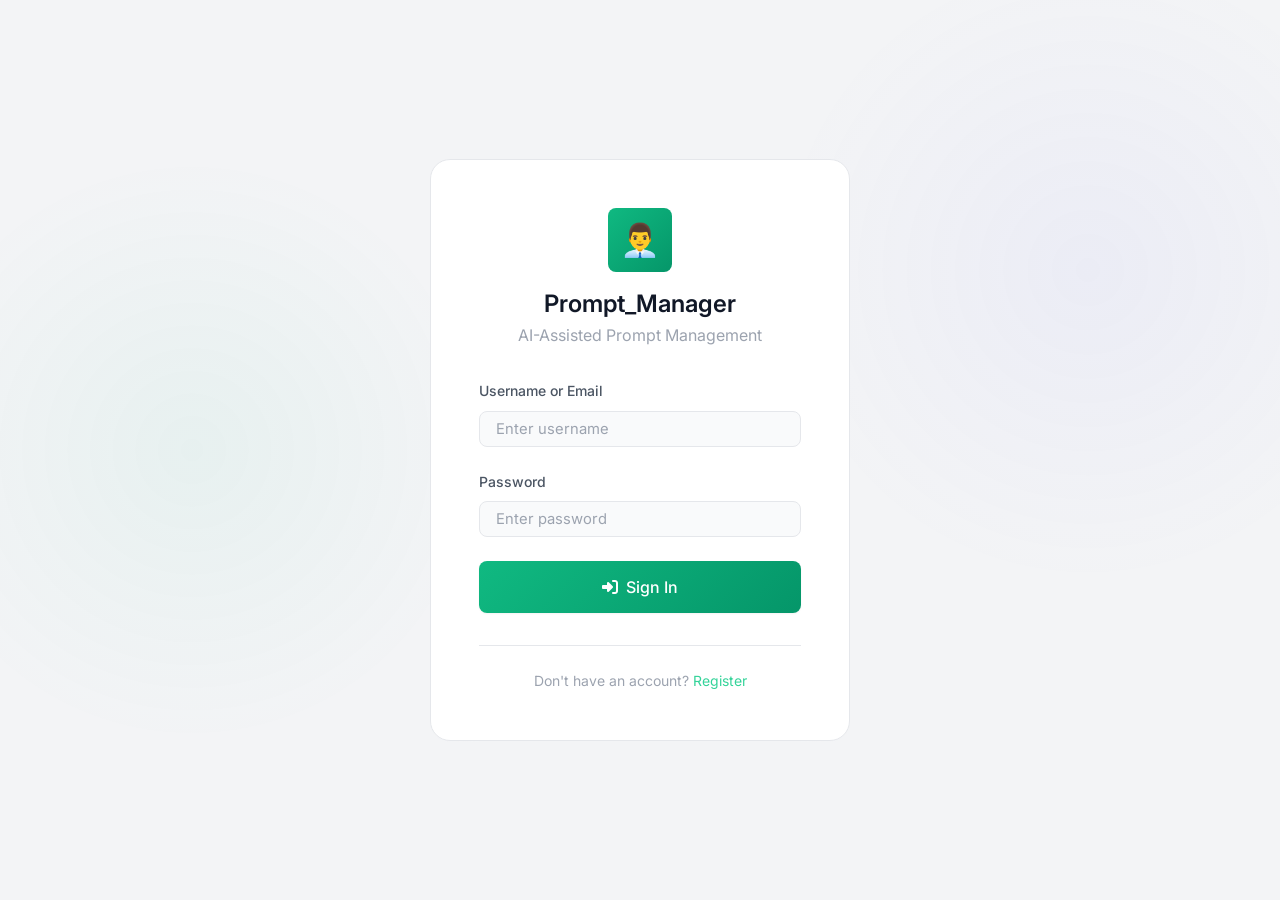
<file: index.html>
<!DOCTYPE html>
<html lang="en">

<head>
    <meta charset="UTF-8">
    <meta name="viewport" content="width=device-width, initial-scale=1.0">
    <title>Login | AI Prompt Manager</title>
    <meta name="description" content="AI-Assisted Prompt Management System - Login">
    <link href="https://fonts.googleapis.com/css2?family=Inter:wght@400;500;600;700&display=swap" rel="stylesheet">
    <link href="https://cdnjs.cloudflare.com/ajax/libs/font-awesome/6.4.0/css/all.min.css" rel="stylesheet">
    <link rel="stylesheet" href="css/styles.css">
</head>

<body>
    <div class="login-container">
        <div class="login-card fade-in">
            <div class="login-logo">
                <div class="logo-icon">👨‍💼</div>
                <h1>Prompt_Manager</h1>
                <p>AI-Assisted Prompt Management</p>
            </div>

            <form class="login-form" id="loginForm">
                <div class="form-group">
                    <label class="form-label" for="username">Username or Email</label>
                    <input type="text" id="username" class="form-input" placeholder="Enter username" required>
                </div>

                <div class="form-group">
                    <label class="form-label" for="password">Password</label>
                    <input type="password" id="password" class="form-input" placeholder="Enter password" required>
                </div>

                <button type="submit" class="btn btn-primary btn-lg" style="width: 100%;" id="loginBtn">
                    <i class="fas fa-sign-in-alt"></i> Sign In
                </button>
            </form>

            <div class="login-footer">
                <p>Don't have an account? <a href="#" onclick="showRegister()">Register</a></p>
            </div>
        </div>
    </div>

    <!-- Register Modal -->
    <div class="modal-overlay" id="registerModal">
        <div class="modal">
            <div class="modal-header">
                <h2 class="modal-title">Create Account</h2>
                <button class="modal-close" onclick="closeModal('registerModal')"><i class="fas fa-times"></i></button>
            </div>
            <div class="modal-body">
                <form id="registerForm">
                    <div class="form-group">
                        <label class="form-label">Full Name</label>
                        <input type="text" id="regFullName" class="form-input" placeholder="John Doe" required>
                    </div>
                    <div class="form-group">
                        <label class="form-label">Username</label>
                        <input type="text" id="regUsername" class="form-input" placeholder="johndoe" required>
                    </div>
                    <div class="form-group">
                        <label class="form-label">Email</label>
                        <input type="email" id="regEmail" class="form-input" placeholder="john@example.com" required>
                    </div>
                    <div class="form-group">
                        <label class="form-label">Password</label>
                        <input type="password" id="regPassword" class="form-input" placeholder="Min 6 characters"
                            required>
                    </div>
                </form>
            </div>
            <div class="modal-footer">
                <button class="btn btn-secondary" onclick="closeModal('registerModal')">Cancel</button>
                <button class="btn btn-primary" onclick="handleRegister()">Create Account</button>
            </div>
        </div>
    </div>

    <div id="toastContainer" class="toast-container"></div>

    <script src="js/sanitize.js"></script>
    <script src="js/api.js"></script>
    <script src="js/app.js"></script>
    <script>
        // Redirect if already logged in
        if (api.auth.isAuthenticated()) {
            window.location.href = 'dashboard.html';
        }

        // Login handler
        document.getElementById('loginForm').addEventListener('submit', async (e) => {
            e.preventDefault();
            const btn = document.getElementById('loginBtn');
            setLoading(btn, true);

            try {
                await api.auth.login(
                    document.getElementById('username').value,
                    document.getElementById('password').value
                );
                showToast('Login successful!', 'success');
                setTimeout(() => window.location.href = 'dashboard.html', 500);
            } catch (error) {
                showToast(error.message, 'error');
            } finally {
                setLoading(btn, false);
            }
        });

        function showRegister() {
            openModal('registerModal');
        }

        async function handleRegister() {
            try {
                await api.auth.register(
                    document.getElementById('regUsername').value,
                    document.getElementById('regEmail').value,
                    document.getElementById('regPassword').value,
                    document.getElementById('regFullName').value
                );
                showToast('Account created!', 'success');
                setTimeout(() => window.location.href = 'dashboard.html', 500);
            } catch (error) {
                showToast(error.message, 'error');
            }
        }
    </script>
</body>

</html>
</file>
<file: css/styles.css>
/* ═══════════════════════════════════════════════════════════════════════════════
   AI-ASSISTED PROMPT MANAGEMENT SYSTEM - STYLES
   RiseOfTheJaguar Project
   Premium Dark Theme with Glassmorphism
   ═══════════════════════════════════════════════════════════════════════════════ */

/* ═══════════════════════════════════════════════════════════════════════════════
   CSS VARIABLES (Design Tokens)
   ═══════════════════════════════════════════════════════════════════════════════ */
:root {
    /* Colors */
    --primary: #10b981;
    --primary-light: #34d399;
    --primary-dark: #059669;
    --secondary: #6366f1;
    --secondary-light: #818cf8;
    --accent: #f59e0b;
    --danger: #ef4444;
    --warning: #f59e0b;
    --success: #10b981;

    /* Light theme colors */
    --bg-dark: #ffffff;
    --bg-darker: #f3f4f6;
    --bg-card: #ffffff;
    --bg-card-hover: #ffffff;
    --bg-input: #f9fafb;

    /* Text colors */
    --text-primary: #111827;
    --text-secondary: #4b5563;
    --text-muted: #9ca3af;

    /* Borders */
    --border-color: #10b981;
    --border-light: #e5e7eb;

    /* Shadows */
    --shadow-sm: 0 1px 2px 0 rgba(0, 0, 0, 0.05);
    --shadow-md: 0 4px 6px -1px rgba(0, 0, 0, 0.1), 0 2px 4px -1px rgba(0, 0, 0, 0.06);
    --shadow-lg: 0 10px 15px -3px rgba(0, 0, 0, 0.1), 0 4px 6px -2px rgba(0, 0, 0, 0.05);
    --shadow-glow: 0 0 15px rgba(16, 185, 129, 0.4);

    /* Gradients */
    --gradient-primary: linear-gradient(135deg, #10b981 0%, #059669 100%);
    --gradient-secondary: linear-gradient(135deg, #6366f1 0%, #4f46e5 100%);
    --gradient-dark: #ffffff;
    --gradient-card: #ffffff;

    /* Typography */
    --font-family: 'Inter', -apple-system, BlinkMacSystemFont, 'Segoe UI', Roboto, sans-serif;
    --font-mono: 'JetBrains Mono', 'Fira Code', monospace;

    /* Spacing */
    --spacing-xs: 0.25rem;
    --spacing-sm: 0.5rem;
    --spacing-md: 1rem;
    --spacing-lg: 1.5rem;
    --spacing-xl: 2rem;
    --spacing-2xl: 3rem;

    /* Border radius */
    --radius-sm: 4px;
    --radius-md: 8px;
    --radius-lg: 12px;
    --radius-xl: 20px;
    --radius-full: 9999px;

    /* Transitions */
    --transition-fast: 0.2s cubic-bezier(0.4, 0, 0.2, 1);
    --transition-normal: 0.3s cubic-bezier(0.4, 0, 0.2, 1);
    --transition-slow: 0.5s cubic-bezier(0.4, 0, 0.2, 1);
}

/* ═══════════════════════════════════════════════════════════════════════════════
   RESET & BASE STYLES
   ═══════════════════════════════════════════════════════════════════════════════ */
*,
*::before,
*::after {
    box-sizing: border-box;
    margin: 0;
    padding: 0;
}

html {
    font-size: 16px;
    scroll-behavior: smooth;
}

body {
    font-family: var(--font-family);
    background: var(--bg-darker);
    color: var(--text-primary);
    min-height: 100vh;
    line-height: 1.6;
    -webkit-font-smoothing: antialiased;
    -moz-osx-font-smoothing: grayscale;
    overflow-x: hidden;

    /* Mobile Optimization */
    user-select: none;
    -webkit-user-select: none;
    padding-top: env(safe-area-inset-top);
    padding-bottom: env(safe-area-inset-bottom);
}

/* Allow text selection in inputs */
input,
textarea {
    user-select: text;
    -webkit-user-select: text;
}

/* Background pattern */
body::before {
    content: '';
    position: fixed;
    top: 0;
    left: 0;
    width: 100%;
    height: 100%;
    background:
        radial-gradient(circle at 15% 50%, rgba(16, 185, 129, 0.05), transparent 25%),
        radial-gradient(circle at 85% 30%, rgba(99, 102, 241, 0.05), transparent 25%);
    pointer-events: none;
    z-index: -1;
}

/* ═══════════════════════════════════════════════════════════════════════════════
   TYPOGRAPHY
   ═══════════════════════════════════════════════════════════════════════════════ */
h1,
h2,
h3,
h4,
h5,
h6 {
    font-weight: 600;
    line-height: 1.3;
    margin-bottom: var(--spacing-md);
}

h1 {
    font-size: 2.5rem;
}

.cursor {
    animation: blink 1s step-end infinite;
    color: var(--primary);
    margin-left: 2px;
}

@keyframes blink {

    0%,
    100% {
        opacity: 1;
    }

    50% {
        opacity: 0;
    }
}

h2 {
    font-size: 2rem;
}

h3 {
    font-size: 1.5rem;
}

h4 {
    font-size: 1.25rem;
}

h5 {
    font-size: 1rem;
}

h6 {
    font-size: 0.875rem;
}

p {
    margin-bottom: var(--spacing-md);
    color: var(--text-secondary);
}

a {
    color: var(--primary-light);
    text-decoration: none;
    transition: color var(--transition-fast);
}

a:hover {
    color: var(--primary);
}

/* ═══════════════════════════════════════════════════════════════════════════════
   LAYOUT
   ═══════════════════════════════════════════════════════════════════════════════ */
.container {
    width: 100%;
    max-width: 1400px;
    margin: 0 auto;
    padding: 0 var(--spacing-lg);
}

.app-layout {
    display: flex;
    min-height: 100vh;
}

.sidebar {
    width: 260px;
    background: var(--bg-card);
    backdrop-filter: blur(20px);
    border-right: 1px solid var(--border-light);
    padding: var(--spacing-lg);
    display: flex;
    flex-direction: column;
    position: fixed;
    height: 100vh;
    z-index: 100;
}

.main-content {
    flex: 1;
    margin-left: 260px;
    padding: var(--spacing-xl);
}

/* ═══════════════════════════════════════════════════════════════════════════════
   NAVIGATION
   ═══════════════════════════════════════════════════════════════════════════════ */
.logo {
    display: flex;
    align-items: center;
    gap: var(--spacing-sm);
    padding: var(--spacing-md) 0;
    margin-bottom: var(--spacing-xl);
}

.logo-icon {
    width: 40px;
    height: 40px;
    background: var(--gradient-primary);
    border-radius: var(--radius-md);
    display: flex;
    align-items: center;
    justify-content: center;
    font-size: 1.5rem;
}

.logo-text {
    font-size: 1.25rem;
    font-weight: 700;
    background: var(--gradient-primary);
    -webkit-background-clip: text;
    -webkit-text-fill-color: transparent;
    background-clip: text;
}

.nav-menu {
    list-style: none;
    flex: 1;
}

.nav-item {
    margin-bottom: var(--spacing-xs);
}

.nav-link {
    display: flex;
    align-items: center;
    gap: var(--spacing-sm);
    padding: var(--spacing-sm) var(--spacing-md);
    border-radius: var(--radius-md);
    color: var(--text-secondary);
    transition: all var(--transition-fast);
}

.nav-link:hover {
    background: rgba(99, 102, 241, 0.1);
    color: var(--text-primary);
}

.nav-link.active {
    background: var(--gradient-primary);
    color: white;
    box-shadow: var(--shadow-glow);
}

.nav-link i {
    width: 20px;
    text-align: center;
}

/* ═══════════════════════════════════════════════════════════════════════════════
   CARDS
   ═══════════════════════════════════════════════════════════════════════════════ */
.card {
    background: var(--gradient-card);
    backdrop-filter: blur(20px);
    border: 1px solid var(--border-light);
    border-radius: var(--radius-lg);
    padding: var(--spacing-lg);
    transition: all var(--transition-normal);
}

.card:hover {
    transform: translateY(-2px);
    box-shadow: var(--shadow-lg);
    border-color: var(--border-color);
}

.card-header {
    display: flex;
    justify-content: space-between;
    align-items: center;
    margin-bottom: var(--spacing-md);
    padding-bottom: var(--spacing-md);
    border-bottom: 1px solid var(--border-light);
}

.card-title {
    font-size: 1.125rem;
    font-weight: 600;
    margin: 0;
}

.card-body {
    padding: var(--spacing-sm) 0;
}

/* Stats Cards */
.stats-grid {
    display: grid;
    grid-template-columns: repeat(auto-fit, minmax(240px, 1fr));
    gap: var(--spacing-lg);
    margin-bottom: var(--spacing-xl);
}

.stat-card {
    background: var(--gradient-card);
    backdrop-filter: blur(20px);
    border: 1px solid var(--border-light);
    border-radius: var(--radius-lg);
    padding: var(--spacing-lg);
    display: flex;
    align-items: center;
    gap: var(--spacing-md);
}

.stat-icon {
    width: 56px;
    height: 56px;
    border-radius: var(--radius-md);
    display: flex;
    align-items: center;
    justify-content: center;
    font-size: 1.5rem;
}

.stat-icon.primary {
    background: rgba(99, 102, 241, 0.2);
    color: var(--primary-light);
}

.stat-icon.secondary {
    background: rgba(16, 185, 129, 0.2);
    color: var(--secondary-light);
}

.stat-icon.accent {
    background: rgba(245, 158, 11, 0.2);
    color: var(--accent);
}

.stat-icon.danger {
    background: rgba(239, 68, 68, 0.2);
    color: var(--danger);
}

.stat-info h3 {
    font-size: 1.75rem;
    font-weight: 700;
    margin-bottom: var(--spacing-xs);
}

.stat-info p {
    font-size: 0.875rem;
    color: var(--text-muted);
    margin: 0;
}

/* ═══════════════════════════════════════════════════════════════════════════════
   BUTTONS
   ═══════════════════════════════════════════════════════════════════════════════ */
.btn {
    display: inline-flex;
    align-items: center;
    justify-content: center;
    gap: var(--spacing-sm);
    padding: var(--spacing-sm) var(--spacing-lg);
    border: none;
    border-radius: var(--radius-md);
    font-family: inherit;
    font-size: 0.925rem;
    font-weight: 500;
    cursor: pointer;
    transition: all var(--transition-fast);
    text-decoration: none;
}

.btn-primary {
    background: var(--gradient-primary);
    color: white;
    box-shadow: var(--shadow-sm);
}

.btn-primary:hover {
    transform: translateY(-1px);
    box-shadow: var(--shadow-glow);
}

.btn-secondary {
    background: var(--bg-card);
    color: var(--text-primary);
    border: 1px solid var(--border-light);
}

.btn-secondary:hover {
    background: var(--bg-card-hover);
    border-color: var(--border-color);
}

.btn-success {
    background: var(--gradient-secondary);
    color: white;
}

.btn-danger {
    background: var(--danger);
    color: white;
}

.btn-ghost {
    background: transparent;
    color: var(--text-secondary);
}

.btn-ghost:hover {
    background: rgba(255, 255, 255, 0.05);
    color: var(--text-primary);
}

.btn-sm {
    padding: var(--spacing-xs) var(--spacing-md);
    font-size: 0.8125rem;
}

.btn-lg {
    padding: var(--spacing-md) var(--spacing-xl);
    font-size: 1rem;
}

.btn:disabled {
    opacity: 0.5;
    cursor: not-allowed;
}

/* ═══════════════════════════════════════════════════════════════════════════════
   FORMS
   ═══════════════════════════════════════════════════════════════════════════════ */
.form-group {
    margin-bottom: var(--spacing-lg);
}

.form-label {
    display: block;
    margin-bottom: var(--spacing-sm);
    font-size: 0.875rem;
    font-weight: 500;
    color: var(--text-secondary);
}

.form-input,
.form-textarea,
.form-select {
    width: 100%;
    padding: var(--spacing-sm) var(--spacing-md);
    background: var(--bg-input);
    border: 1px solid var(--border-light);
    border-radius: var(--radius-md);
    color: var(--text-primary);
    font-family: inherit;
    font-size: 0.925rem;
    transition: all var(--transition-fast);
}

.form-input:focus,
.form-textarea:focus,
.form-select:focus {
    outline: none;
    border-color: var(--primary);
    box-shadow: 0 0 0 3px rgba(99, 102, 241, 0.2);
}

.form-input::placeholder,
.form-textarea::placeholder {
    color: var(--text-muted);
}

.form-textarea {
    min-height: 120px;
    resize: vertical;
}

.form-select {
    appearance: none;
    background-image: url("data:image/svg+xml,%3Csvg xmlns='http://www.w3.org/2000/svg' width='12' height='12' viewBox='0 0 12 12'%3E%3Cpath fill='%236b6b8d' d='M2 4l4 4 4-4'/%3E%3C/svg%3E");
    background-repeat: no-repeat;
    background-position: right var(--spacing-md) center;
    padding-right: var(--spacing-xl);
}

.form-row {
    display: grid;
    grid-template-columns: repeat(2, 1fr);
    gap: var(--spacing-md);
}

/* ═══════════════════════════════════════════════════════════════════════════════
   TABLES
   ═══════════════════════════════════════════════════════════════════════════════ */
.table-container {
    overflow-x: auto;
    border-radius: var(--radius-lg);
    border: 1px solid var(--border-light);
}

.table {
    width: 100%;
    border-collapse: collapse;
}

.table th,
.table td {
    padding: var(--spacing-md);
    text-align: left;
    border-bottom: 1px solid var(--border-light);
}

.table th {
    background: rgba(30, 30, 50, 0.5);
    font-weight: 600;
    font-size: 0.8125rem;
    text-transform: uppercase;
    letter-spacing: 0.05em;
    color: var(--text-muted);
}

.table tr:hover td {
    background: rgba(99, 102, 241, 0.05);
}

.table tr:last-child td {
    border-bottom: none;
}

/* ═══════════════════════════════════════════════════════════════════════════════
   BADGES & TAGS
   ═══════════════════════════════════════════════════════════════════════════════ */
.badge {
    display: inline-flex;
    align-items: center;
    padding: var(--spacing-xs) var(--spacing-sm);
    border-radius: var(--radius-full);
    font-size: 0.75rem;
    font-weight: 500;
}

.badge-primary {
    background: rgba(99, 102, 241, 0.2);
    color: var(--primary-light);
}

.badge-success {
    background: rgba(16, 185, 129, 0.2);
    color: var(--secondary-light);
}

.badge-warning {
    background: rgba(245, 158, 11, 0.2);
    color: var(--accent);
}

.badge-danger {
    background: rgba(239, 68, 68, 0.2);
    color: var(--danger);
}

.tag {
    display: inline-flex;
    align-items: center;
    gap: var(--spacing-xs);
    padding: var(--spacing-xs) var(--spacing-sm);
    background: rgba(99, 102, 241, 0.15);
    border: 1px solid rgba(99, 102, 241, 0.3);
    border-radius: var(--radius-sm);
    font-size: 0.75rem;
    color: var(--primary-light);
}

.tag-remove {
    cursor: pointer;
    opacity: 0.6;
    transition: opacity var(--transition-fast);
}

.tag-remove:hover {
    opacity: 1;
}

/* ═══════════════════════════════════════════════════════════════════════════════
   SCORE DISPLAY
   ═══════════════════════════════════════════════════════════════════════════════ */
.score-display {
    display: flex;
    align-items: center;
    gap: var(--spacing-md);
}

.score-circle {
    width: 80px;
    height: 80px;
    border-radius: 50%;
    display: flex;
    align-items: center;
    justify-content: center;
    font-size: 1.5rem;
    font-weight: 700;
    position: relative;
}

.score-circle::before {
    content: '';
    position: absolute;
    inset: 0;
    border-radius: 50%;
    padding: 4px;
    background: conic-gradient(var(--score-color, var(--primary)) var(--score-percent, 0%), transparent 0);
    mask: linear-gradient(#fff 0 0) content-box, linear-gradient(#fff 0 0);
    mask-composite: xor;
    -webkit-mask-composite: xor;
}

.score-high {
    --score-color: var(--success);
}

.score-medium {
    --score-color: var(--accent);
}

.score-low {
    --score-color: var(--danger);
}

.score-breakdown {
    display: grid;
    grid-template-columns: repeat(3, 1fr);
    gap: var(--spacing-lg);
    margin-top: var(--spacing-lg);
}

.score-item {
    text-align: center;
    padding: var(--spacing-md);
    background: rgba(30, 30, 50, 0.5);
    border-radius: var(--radius-md);
}

.score-item-value {
    font-size: 1.5rem;
    font-weight: 700;
    margin-bottom: var(--spacing-xs);
}

.score-item-label {
    font-size: 0.75rem;
    color: var(--text-muted);
    text-transform: uppercase;
    letter-spacing: 0.05em;
}

/* ═══════════════════════════════════════════════════════════════════════════════
   VERSION LIST
   ═══════════════════════════════════════════════════════════════════════════════ */
.version-list {
    display: flex;
    flex-direction: column;
    gap: var(--spacing-md);
}

.version-item {
    display: flex;
    align-items: center;
    gap: var(--spacing-md);
    padding: var(--spacing-md);
    background: rgba(30, 30, 50, 0.5);
    border: 1px solid var(--border-light);
    border-radius: var(--radius-md);
    transition: all var(--transition-fast);
}

.version-item:hover {
    border-color: var(--border-color);
    background: rgba(40, 40, 65, 0.5);
}

.version-item.current {
    border-color: var(--primary);
    background: rgba(99, 102, 241, 0.1);
}

.version-number {
    width: 40px;
    height: 40px;
    background: var(--gradient-primary);
    border-radius: var(--radius-sm);
    display: flex;
    align-items: center;
    justify-content: center;
    font-weight: 700;
}

.version-info {
    flex: 1;
}

.version-info h4 {
    margin-bottom: var(--spacing-xs);
}

.version-info p {
    font-size: 0.8125rem;
    color: var(--text-muted);
    margin: 0;
}

.version-actions {
    display: flex;
    gap: var(--spacing-sm);
}

/* ═══════════════════════════════════════════════════════════════════════════════
   MODALS
   ═══════════════════════════════════════════════════════════════════════════════ */
.modal-overlay {
    position: fixed;
    inset: 0;
    background: rgba(0, 0, 0, 0.7);
    backdrop-filter: blur(4px);
    display: flex;
    align-items: center;
    justify-content: center;
    z-index: 1000;
    opacity: 0;
    visibility: hidden;
    transition: all var(--transition-normal);
}

.modal-overlay.active {
    opacity: 1;
    visibility: visible;
}

.modal {
    background: var(--gradient-card);
    backdrop-filter: blur(20px);
    border: 1px solid var(--border-light);
    border-radius: var(--radius-xl);
    width: 100%;
    max-width: 520px;
    max-height: 90vh;
    overflow-y: auto;
    transform: scale(0.95);
    transition: transform var(--transition-normal);
}

.modal-overlay.active .modal {
    transform: scale(1);
}

.modal-header {
    display: flex;
    justify-content: space-between;
    align-items: center;
    padding: var(--spacing-lg);
    border-bottom: 1px solid var(--border-light);
}

.modal-title {
    font-size: 1.25rem;
    font-weight: 600;
    margin: 0;
}

.modal-close {
    width: 32px;
    height: 32px;
    display: flex;
    align-items: center;
    justify-content: center;
    background: transparent;
    border: none;
    color: var(--text-muted);
    cursor: pointer;
    border-radius: var(--radius-sm);
    transition: all var(--transition-fast);
}

.modal-close:hover {
    background: rgba(255, 255, 255, 0.1);
    color: var(--text-primary);
}

.modal-body {
    padding: var(--spacing-lg);
}

.modal-footer {
    display: flex;
    justify-content: flex-end;
    gap: var(--spacing-sm);
    padding: var(--spacing-lg);
    border-top: 1px solid var(--border-light);
}

/* ═══════════════════════════════════════════════════════════════════════════════
   LOGIN PAGE
   ═══════════════════════════════════════════════════════════════════════════════ */
.login-container {
    min-height: 100vh;
    display: flex;
    align-items: center;
    justify-content: center;
    padding: var(--spacing-lg);
}

.login-card {
    width: 100%;
    max-width: 420px;
    background: var(--gradient-card);
    backdrop-filter: blur(20px);
    border: 1px solid var(--border-light);
    border-radius: var(--radius-xl);
    padding: var(--spacing-2xl);
}

.login-logo {
    text-align: center;
    margin-bottom: var(--spacing-xl);
}

.login-logo .logo-icon {
    width: 64px;
    height: 64px;
    margin: 0 auto var(--spacing-md);
    font-size: 2rem;
}

.login-logo h1 {
    font-size: 1.5rem;
    margin-bottom: var(--spacing-xs);
}

.login-logo p {
    color: var(--text-muted);
    margin: 0;
}

.login-form {
    margin-top: var(--spacing-xl);
}

.login-footer {
    text-align: center;
    margin-top: var(--spacing-xl);
    padding-top: var(--spacing-lg);
    border-top: 1px solid var(--border-light);
}

.login-footer p {
    font-size: 0.875rem;
    color: var(--text-muted);
    margin: 0;
}

/* ═══════════════════════════════════════════════════════════════════════════════
   PAGE HEADER
   ═══════════════════════════════════════════════════════════════════════════════ */
.page-header {
    display: flex;
    justify-content: space-between;
    align-items: center;
    margin-bottom: var(--spacing-xl);
}

.page-title {
    margin: 0;
}

.page-subtitle {
    color: var(--text-muted);
    margin: var(--spacing-xs) 0 0;
    font-size: 0.925rem;
}

.page-actions {
    display: flex;
    gap: var(--spacing-sm);
}

/* ═══════════════════════════════════════════════════════════════════════════════
   PROMPT CARDS
   ═══════════════════════════════════════════════════════════════════════════════ */
.prompt-grid {
    display: grid;
    grid-template-columns: repeat(auto-fill, minmax(340px, 1fr));
    gap: var(--spacing-lg);
}

.prompt-card {
    background: var(--gradient-card);
    backdrop-filter: blur(20px);
    border: 1px solid var(--border-light);
    border-radius: var(--radius-lg);
    padding: var(--spacing-lg);
    transition: all var(--transition-normal);
    cursor: pointer;
}

.prompt-card:hover {
    transform: translateY(-4px);
    box-shadow: var(--shadow-lg);
    border-color: var(--border-color);
}

.prompt-card-header {
    display: flex;
    justify-content: space-between;
    align-items: flex-start;
    margin-bottom: var(--spacing-md);
}

.prompt-card-title {
    font-size: 1.125rem;
    font-weight: 600;
    margin: 0 0 var(--spacing-xs);
}

.prompt-card-meta {
    display: flex;
    gap: var(--spacing-sm);
    font-size: 0.75rem;
    color: var(--text-muted);
}

.prompt-card-preview {
    font-size: 0.875rem;
    color: var(--text-secondary);
    line-height: 1.5;
    display: -webkit-box;
    -webkit-line-clamp: 3;
    line-clamp: 3;
    -webkit-box-orient: vertical;
    overflow: hidden;
    margin-bottom: var(--spacing-md);
}

.prompt-card-footer {
    display: flex;
    justify-content: space-between;
    align-items: center;
    padding-top: var(--spacing-md);
    border-top: 1px solid var(--border-light);
}

.prompt-card-tags {
    display: flex;
    gap: var(--spacing-xs);
    flex-wrap: wrap;
}

/* ═══════════════════════════════════════════════════════════════════════════════
   EMPTY STATE
   ═══════════════════════════════════════════════════════════════════════════════ */
.empty-state {
    text-align: center;
    padding: var(--spacing-2xl);
}

.empty-state-icon {
    width: 80px;
    height: 80px;
    margin: 0 auto var(--spacing-lg);
    background: rgba(99, 102, 241, 0.1);
    border-radius: 50%;
    display: flex;
    align-items: center;
    justify-content: center;
    font-size: 2rem;
    color: var(--primary-light);
}

.empty-state h3 {
    margin-bottom: var(--spacing-sm);
}

.empty-state p {
    color: var(--text-muted);
    margin-bottom: var(--spacing-lg);
}

/* ═══════════════════════════════════════════════════════════════════════════════
   LOADING & ANIMATIONS
   ═══════════════════════════════════════════════════════════════════════════════ */
.loading-spinner {
    width: 40px;
    height: 40px;
    border: 3px solid var(--border-light);
    border-top-color: var(--primary);
    border-radius: 50%;
    animation: spin 1s linear infinite;
}

@keyframes spin {
    to {
        transform: rotate(360deg);
    }
}

.skeleton {
    background: linear-gradient(90deg,
            rgba(255, 255, 255, 0.05) 25%,
            rgba(255, 255, 255, 0.1) 50%,
            rgba(255, 255, 255, 0.05) 75%);
    background-size: 200% 100%;
    animation: shimmer 1.5s infinite;
    border-radius: var(--radius-sm);
}

@keyframes shimmer {
    0% {
        background-position: 200% 0;
    }

    100% {
        background-position: -200% 0;
    }
}

.fade-in {
    animation: fadeIn 0.3s ease;
}

@keyframes fadeIn {
    from {
        opacity: 0;
        transform: translateY(10px);
    }

    to {
        opacity: 1;
        transform: translateY(0);
    }
}

/* ═══════════════════════════════════════════════════════════════════════════════
   TOAST NOTIFICATIONS
   ═══════════════════════════════════════════════════════════════════════════════ */
.toast-container {
    position: fixed;
    top: var(--spacing-lg);
    right: var(--spacing-lg);
    z-index: 2000;
    display: flex;
    flex-direction: column;
    gap: var(--spacing-sm);
}

.toast {
    display: flex;
    align-items: center;
    gap: var(--spacing-sm);
    padding: var(--spacing-md) var(--spacing-lg);
    background: var(--bg-card);
    backdrop-filter: blur(20px);
    border: 1px solid var(--border-light);
    border-radius: var(--radius-md);
    box-shadow: var(--shadow-lg);
    animation: slideIn 0.3s ease;
}

.toast-success {
    border-left: 4px solid var(--success);
}

.toast-error {
    border-left: 4px solid var(--danger);
}

.toast-warning {
    border-left: 4px solid var(--warning);
}

.toast-info {
    border-left: 4px solid var(--primary);
}

@keyframes slideIn {
    from {
        transform: translateX(100%);
        opacity: 0;
    }

    to {
        transform: translateX(0);
        opacity: 1;
    }
}

/* ═══════════════════════════════════════════════════════════════════════════════
   RESPONSIVE DESIGN
   ═══════════════════════════════════════════════════════════════════════════════ */
@media (max-width: 1024px) {
    .sidebar {
        width: 220px;
    }

    .main-content {
        margin-left: 220px;
    }
}

@media (max-width: 768px) {
    .sidebar {
        transform: translateX(-100%);
        transition: transform var(--transition-normal);
    }

    .sidebar.open {
        transform: translateX(0);
    }

    .main-content {
        margin-left: 0;
    }

    .page-header {
        flex-direction: column;
        align-items: flex-start;
        gap: var(--spacing-md);
    }

    .stats-grid {
        grid-template-columns: 1fr;
    }

    .prompt-grid {
        grid-template-columns: 1fr;
    }

    .form-row {
        grid-template-columns: 1fr;
    }
}

/* ═══════════════════════════════════════════════════════════════════════════════
   UTILITY CLASSES
   ═══════════════════════════════════════════════════════════════════════════════ */
.text-center {
    text-align: center;
}

.text-right {
    text-align: right;
}

.text-muted {
    color: var(--text-muted);
}

.text-primary {
    color: var(--primary-light);
}

.text-success {
    color: var(--success);
}

.text-danger {
    color: var(--danger);
}

.d-flex {
    display: flex;
}

.flex-column {
    flex-direction: column;
}

.align-center {
    align-items: center;
}

.justify-between {
    justify-content: space-between;
}

.gap-sm {
    gap: var(--spacing-sm);
}

.gap-md {
    gap: var(--spacing-md);
}

.mb-0 {
    margin-bottom: 0;
}

.mb-sm {
    margin-bottom: var(--spacing-sm);
}

.mb-md {
    margin-bottom: var(--spacing-md);
}

.mb-lg {
    margin-bottom: var(--spacing-lg);
}

.mt-0 {
    margin-top: 0;
}

.mt-sm {
    margin-top: var(--spacing-sm);
}

.mt-md {
    margin-top: var(--spacing-md);
}

.mt-lg {
    margin-top: var(--spacing-lg);
}

.hidden {
    display: none !important;
}
</file>
